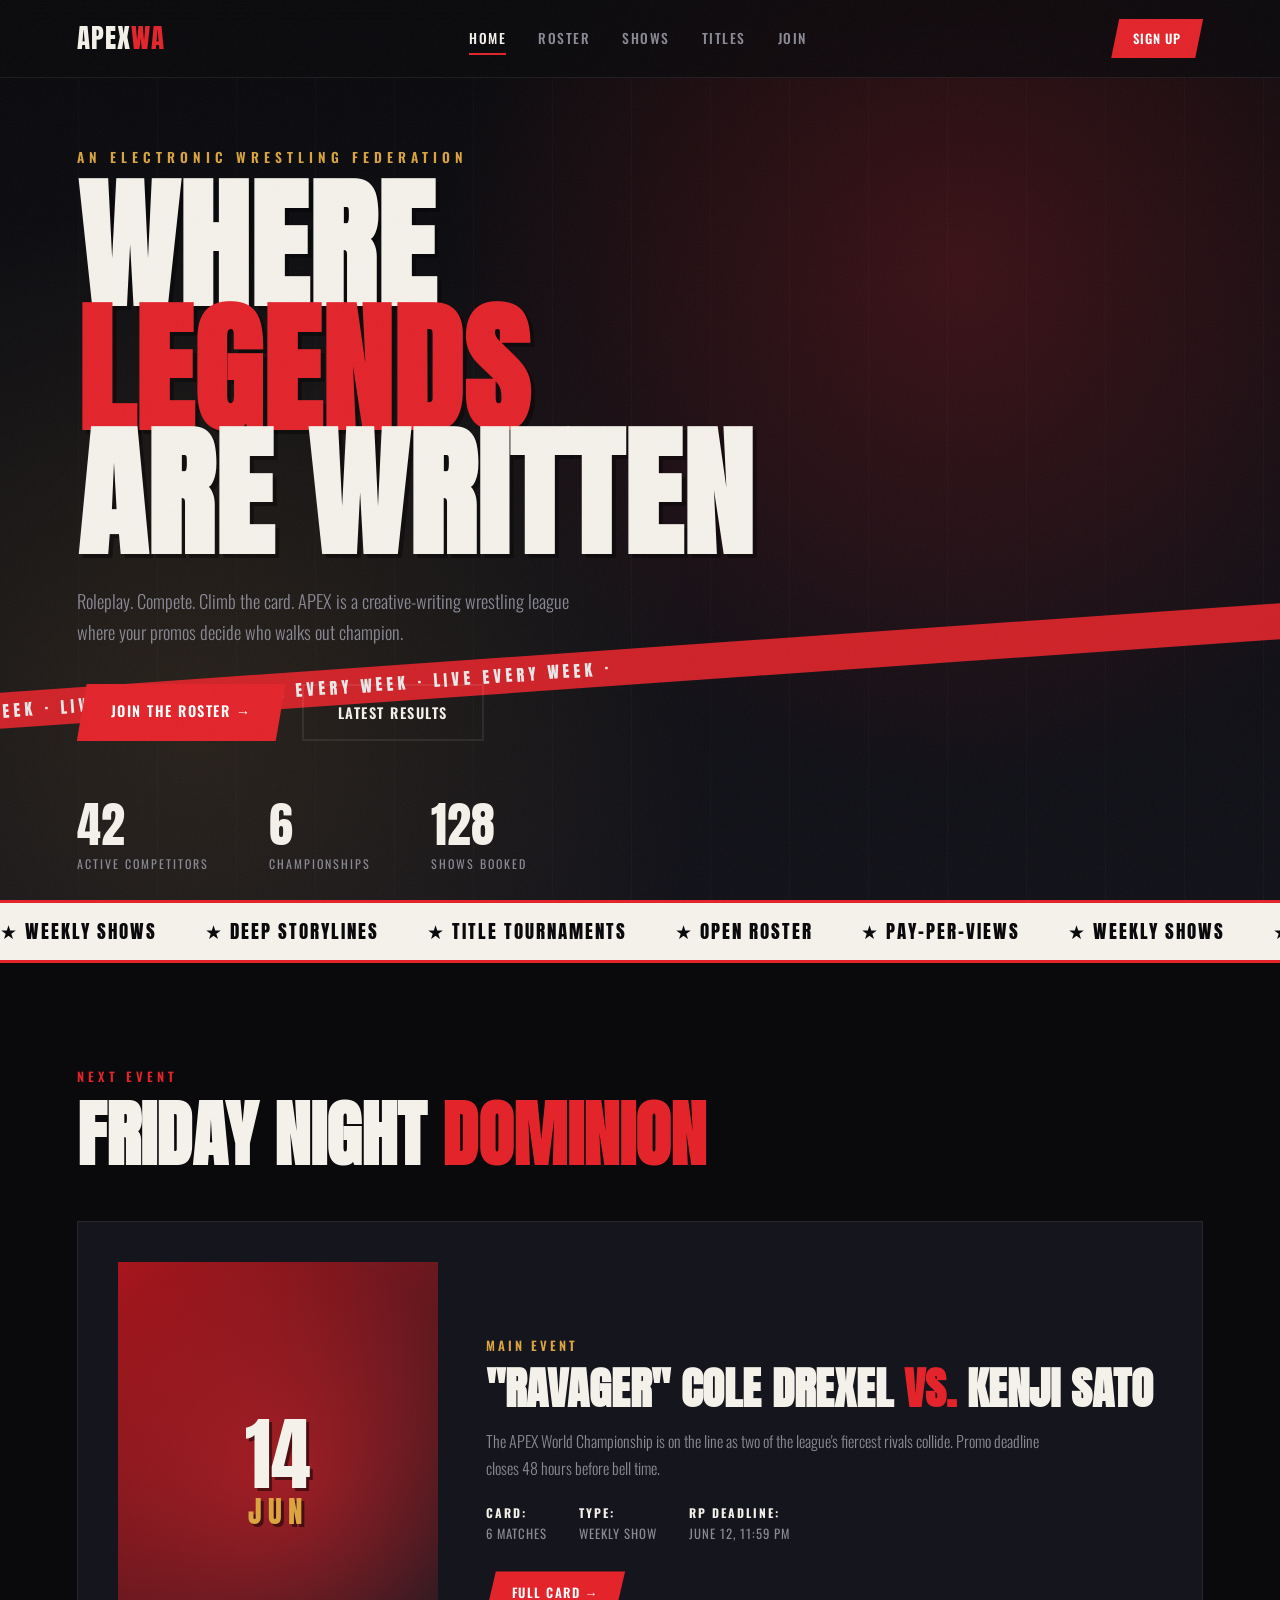
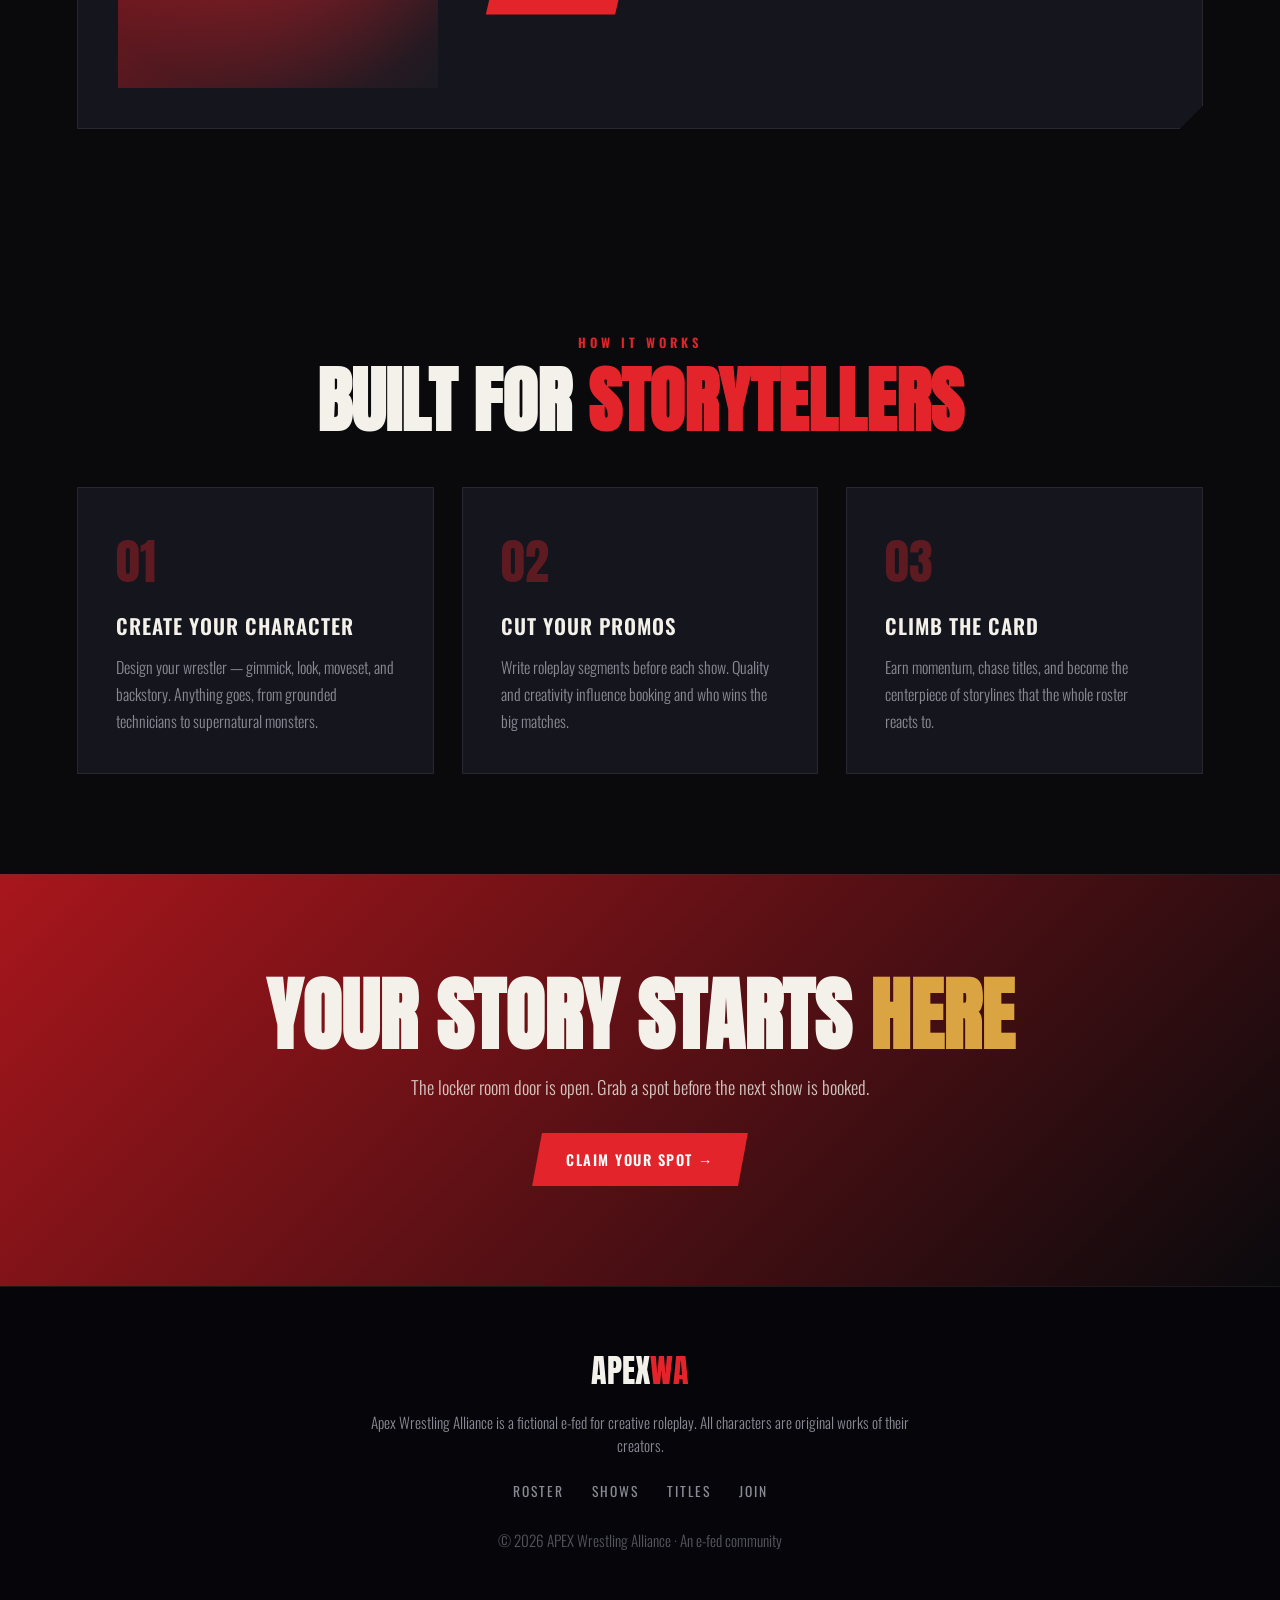
<file: index.html>
<!DOCTYPE html>
<html lang="en">
<head>
<meta charset="UTF-8">
<meta name="viewport" content="width=device-width, initial-scale=1.0">
<title>APEX WRESTLING ALLIANCE — Home</title>
<link rel="preconnect" href="https://fonts.googleapis.com">
<link rel="preconnect" href="https://fonts.gstatic.com" crossorigin>
<link href="https://fonts.googleapis.com/css2?family=Anton&family=Oswald:wght@300;400;500;600;700&family=Barlow+Condensed:wght@400;500;600&display=swap" rel="stylesheet">
<link rel="stylesheet" href="styles.css">
</head>
<body>
<div class="grain"></div>

<!-- NAV -->
<header class="nav">
  <a href="index.html" class="logo">APEX<span>WA</span></a>
  <nav class="nav-links">
    <a href="index.html" class="active">Home</a>
    <a href="roster.html">Roster</a>
    <a href="shows.html">Shows</a>
    <a href="titles.html">Titles</a>
    <a href="join.html">Join</a>
  </nav>
  <a href="join.html" class="nav-cta">Sign Up</a>
  <button class="burger" aria-label="Menu" onclick="document.querySelector('.nav-links').classList.toggle('open')">☰</button>
</header>

<!-- HERO -->
<section class="hero">
  <div class="hero-bg"></div>
  <div class="hero-stripe">LIVE EVERY WEEK · LIVE EVERY WEEK · LIVE EVERY WEEK · LIVE EVERY WEEK · </div>
  <div class="hero-inner">
    <p class="kicker">An Electronic Wrestling Federation</p>
    <h1 class="hero-title">WHERE<br><em>LEGENDS</em><br>ARE WRITTEN</h1>
    <p class="hero-sub">Roleplay. Compete. Climb the card. APEX is a creative-writing wrestling league where your promos decide who walks out champion.</p>
    <div class="hero-btns">
      <a href="join.html" class="btn btn-primary">Join the Roster →</a>
      <a href="shows.html" class="btn btn-ghost">Latest Results</a>
    </div>
  </div>
  <div class="hero-stats">
    <div class="stat"><span class="num" data-target="42">0</span><span class="lbl">Active Competitors</span></div>
    <div class="stat"><span class="num" data-target="6">0</span><span class="lbl">Championships</span></div>
    <div class="stat"><span class="num" data-target="128">0</span><span class="lbl">Shows Booked</span></div>
  </div>
</section>

<!-- MARQUEE -->
<div class="marquee">
  <div class="marquee-track">
    <span>★ WEEKLY SHOWS</span><span>★ DEEP STORYLINES</span><span>★ TITLE TOURNAMENTS</span><span>★ OPEN ROSTER</span><span>★ PAY-PER-VIEWS</span><span>★ WEEKLY SHOWS</span><span>★ DEEP STORYLINES</span><span>★ TITLE TOURNAMENTS</span><span>★ OPEN ROSTER</span><span>★ PAY-PER-VIEWS</span>
  </div>
</div>

<!-- NEXT SHOW -->
<section class="next-show">
  <div class="section-head">
    <span class="eyebrow">Next Event</span>
    <h2>FRIDAY NIGHT <span>DOMINION</span></h2>
  </div>
  <div class="show-card-feature">
    <div class="show-poster">
      <div class="poster-date"><span class="d">14</span><span class="m">JUN</span></div>
      <div class="poster-glow"></div>
    </div>
    <div class="show-info">
      <p class="show-tag">Main Event</p>
      <h3>"Ravager" Cole Drexel <em>vs.</em> Kenji Sato</h3>
      <p class="show-desc">The APEX World Championship is on the line as two of the league's fiercest rivals collide. Promo deadline closes 48 hours before bell time.</p>
      <ul class="show-meta">
        <li><strong>Card:</strong> 6 matches</li>
        <li><strong>Type:</strong> Weekly Show</li>
        <li><strong>RP Deadline:</strong> June 12, 11:59 PM</li>
      </ul>
      <a href="shows.html" class="btn btn-primary btn-sm">Full Card →</a>
    </div>
  </div>
</section>

<!-- FEATURES -->
<section class="features">
  <div class="section-head center">
    <span class="eyebrow">How It Works</span>
    <h2>BUILT FOR <span>STORYTELLERS</span></h2>
  </div>
  <div class="feature-grid">
    <div class="feature">
      <div class="f-num">01</div>
      <h3>Create Your Character</h3>
      <p>Design your wrestler — gimmick, look, moveset, and backstory. Anything goes, from grounded technicians to supernatural monsters.</p>
    </div>
    <div class="feature">
      <div class="f-num">02</div>
      <h3>Cut Your Promos</h3>
      <p>Write roleplay segments before each show. Quality and creativity influence booking and who wins the big matches.</p>
    </div>
    <div class="feature">
      <div class="f-num">03</div>
      <h3>Climb the Card</h3>
      <p>Earn momentum, chase titles, and become the centerpiece of storylines that the whole roster reacts to.</p>
    </div>
  </div>
</section>

<!-- CTA -->
<section class="cta">
  <div class="cta-inner">
    <h2>YOUR STORY STARTS <span>HERE</span></h2>
    <p>The locker room door is open. Grab a spot before the next show is booked.</p>
    <a href="join.html" class="btn btn-primary">Claim Your Spot →</a>
  </div>
</section>

<footer class="footer">
  <div class="footer-logo">APEX<span>WA</span></div>
  <p>Apex Wrestling Alliance is a fictional e-fed for creative roleplay. All characters are original works of their creators.</p>
  <div class="footer-links">
    <a href="roster.html">Roster</a><a href="shows.html">Shows</a><a href="titles.html">Titles</a><a href="join.html">Join</a>
  </div>
  <p class="copyright">© 2026 APEX Wrestling Alliance · An e-fed community</p>
</footer>

<script src="script.js"></script>
</body>
</html>
</file>
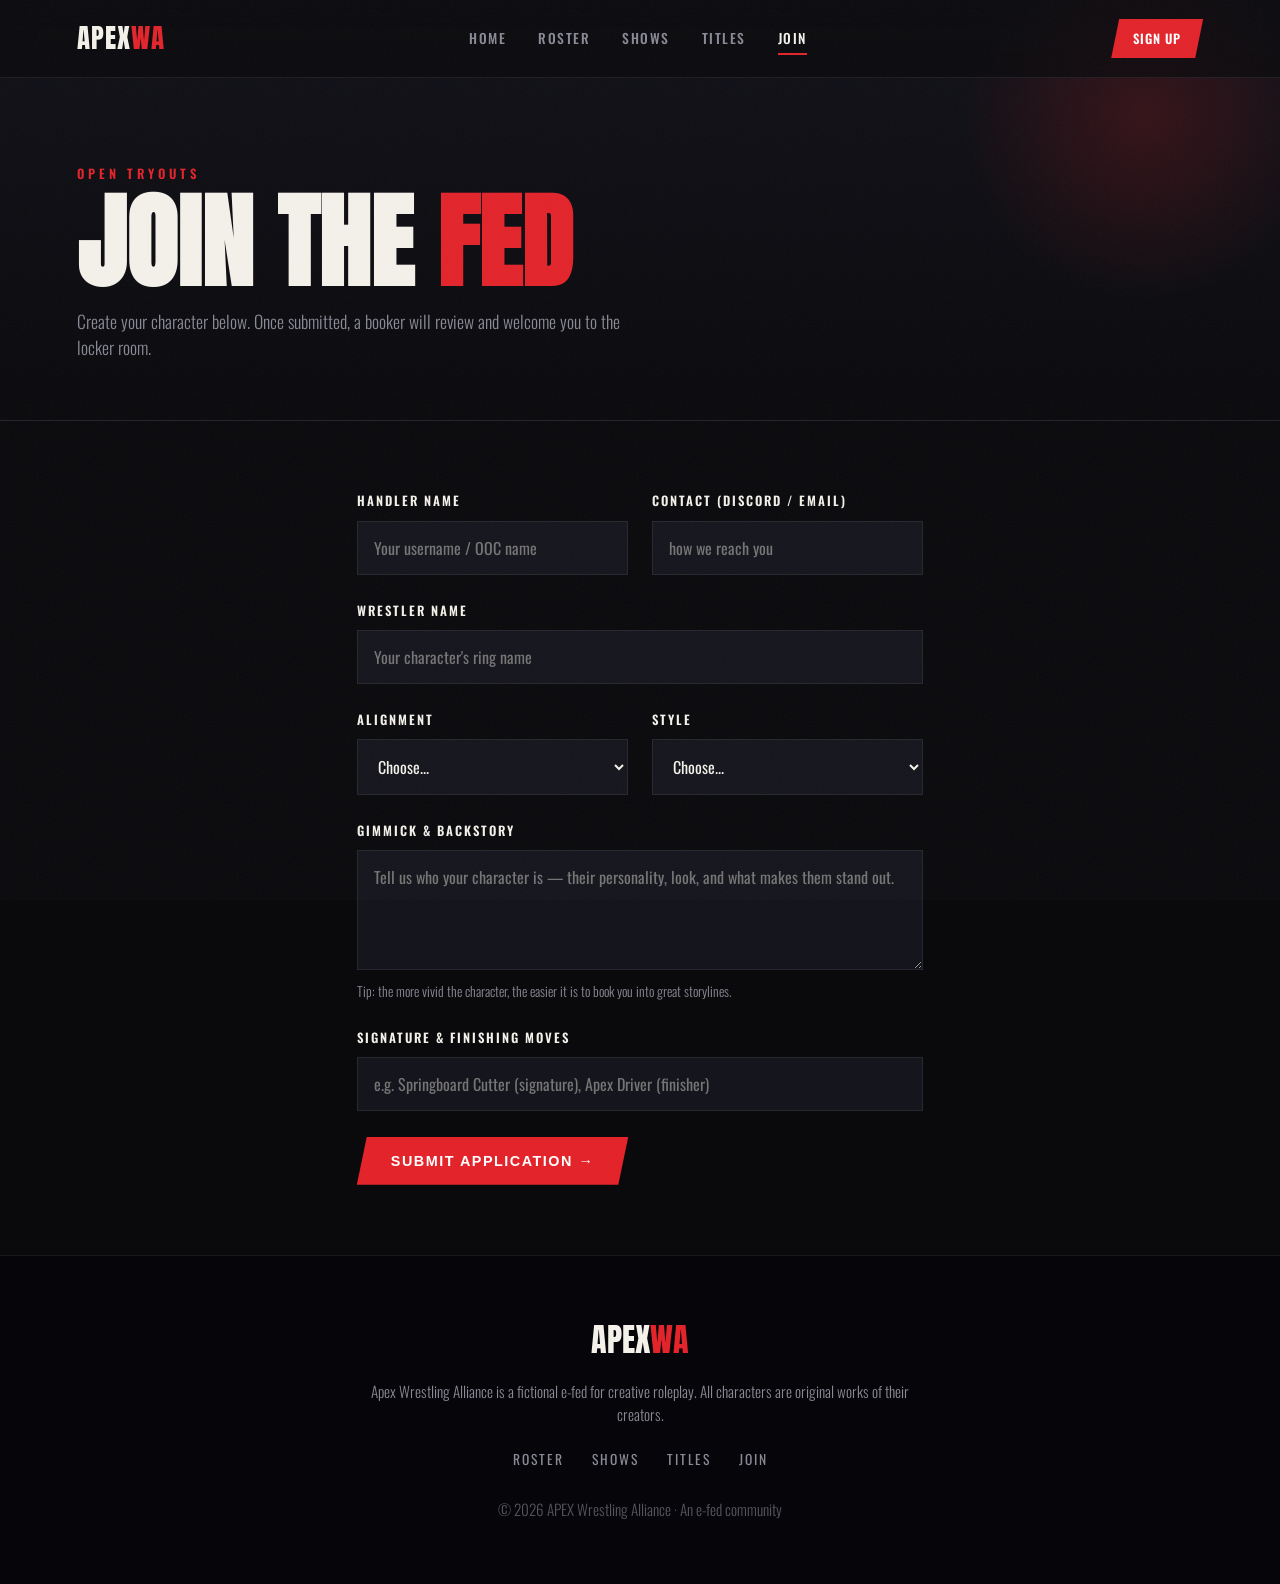
<file: join.html>
<!DOCTYPE html>
<html lang="en">
<head>
<meta charset="UTF-8">
<meta name="viewport" content="width=device-width, initial-scale=1.0">
<title>APEX WA — Join</title>
<link rel="preconnect" href="https://fonts.googleapis.com">
<link rel="preconnect" href="https://fonts.gstatic.com" crossorigin>
<link href="https://fonts.googleapis.com/css2?family=Anton&family=Oswald:wght@300;400;500;600;700&display=swap" rel="stylesheet">
<link rel="stylesheet" href="styles.css">
</head>
<body>
<div class="grain"></div>
<header class="nav">
  <a href="index.html" class="logo">APEX<span>WA</span></a>
  <nav class="nav-links">
    <a href="index.html">Home</a>
    <a href="roster.html">Roster</a>
    <a href="shows.html">Shows</a>
    <a href="titles.html">Titles</a>
    <a href="join.html" class="active">Join</a>
  </nav>
  <a href="join.html" class="nav-cta">Sign Up</a>
  <button class="burger" aria-label="Menu" onclick="document.querySelector('.nav-links').classList.toggle('open')">☰</button>
</header>

<section class="page-header">
  <span class="eyebrow">Open Tryouts</span>
  <h1>JOIN THE <span>FED</span></h1>
  <p>Create your character below. Once submitted, a booker will review and welcome you to the locker room.</p>
</section>

<div class="join-wrap">
  <form id="joinForm" onsubmit="return handleJoin(event)">
    <div class="form-row">
      <div class="form-group">
        <label>Handler Name</label>
        <input type="text" name="handler" placeholder="Your username / OOC name" required>
      </div>
      <div class="form-group">
        <label>Contact (Discord / Email)</label>
        <input type="text" name="contact" placeholder="how we reach you" required>
      </div>
    </div>

    <div class="form-group">
      <label>Wrestler Name</label>
      <input type="text" name="wrestler" placeholder="Your character's ring name" required>
    </div>

    <div class="form-row">
      <div class="form-group">
        <label>Alignment</label>
        <select name="alignment" required>
          <option value="">Choose...</option>
          <option>Face (Hero)</option>
          <option>Heel (Villain)</option>
          <option>Tweener (In Between)</option>
        </select>
      </div>
      <div class="form-group">
        <label>Style</label>
        <select name="style" required>
          <option value="">Choose...</option>
          <option>High-Flyer</option>
          <option>Powerhouse</option>
          <option>Technician</option>
          <option>Brawler</option>
          <option>All-Rounder</option>
        </select>
      </div>
    </div>

    <div class="form-group">
      <label>Gimmick & Backstory</label>
      <textarea name="bio" placeholder="Tell us who your character is — their personality, look, and what makes them stand out." required></textarea>
      <p class="form-note">Tip: the more vivid the character, the easier it is to book you into great storylines.</p>
    </div>

    <div class="form-group">
      <label>Signature & Finishing Moves</label>
      <input type="text" name="moves" placeholder="e.g. Springboard Cutter (signature), Apex Driver (finisher)">
    </div>

    <button type="submit" class="btn btn-primary">Submit Application →</button>
    <div class="form-success" id="success">★ Application received! A booker will be in touch soon. ★</div>
  </form>
</div>

<footer class="footer">
  <div class="footer-logo">APEX<span>WA</span></div>
  <p>Apex Wrestling Alliance is a fictional e-fed for creative roleplay. All characters are original works of their creators.</p>
  <div class="footer-links"><a href="roster.html">Roster</a><a href="shows.html">Shows</a><a href="titles.html">Titles</a><a href="join.html">Join</a></div>
  <p class="copyright">© 2026 APEX Wrestling Alliance · An e-fed community</p>
</footer>
<script src="script.js"></script>
</body>
</html>
</file>
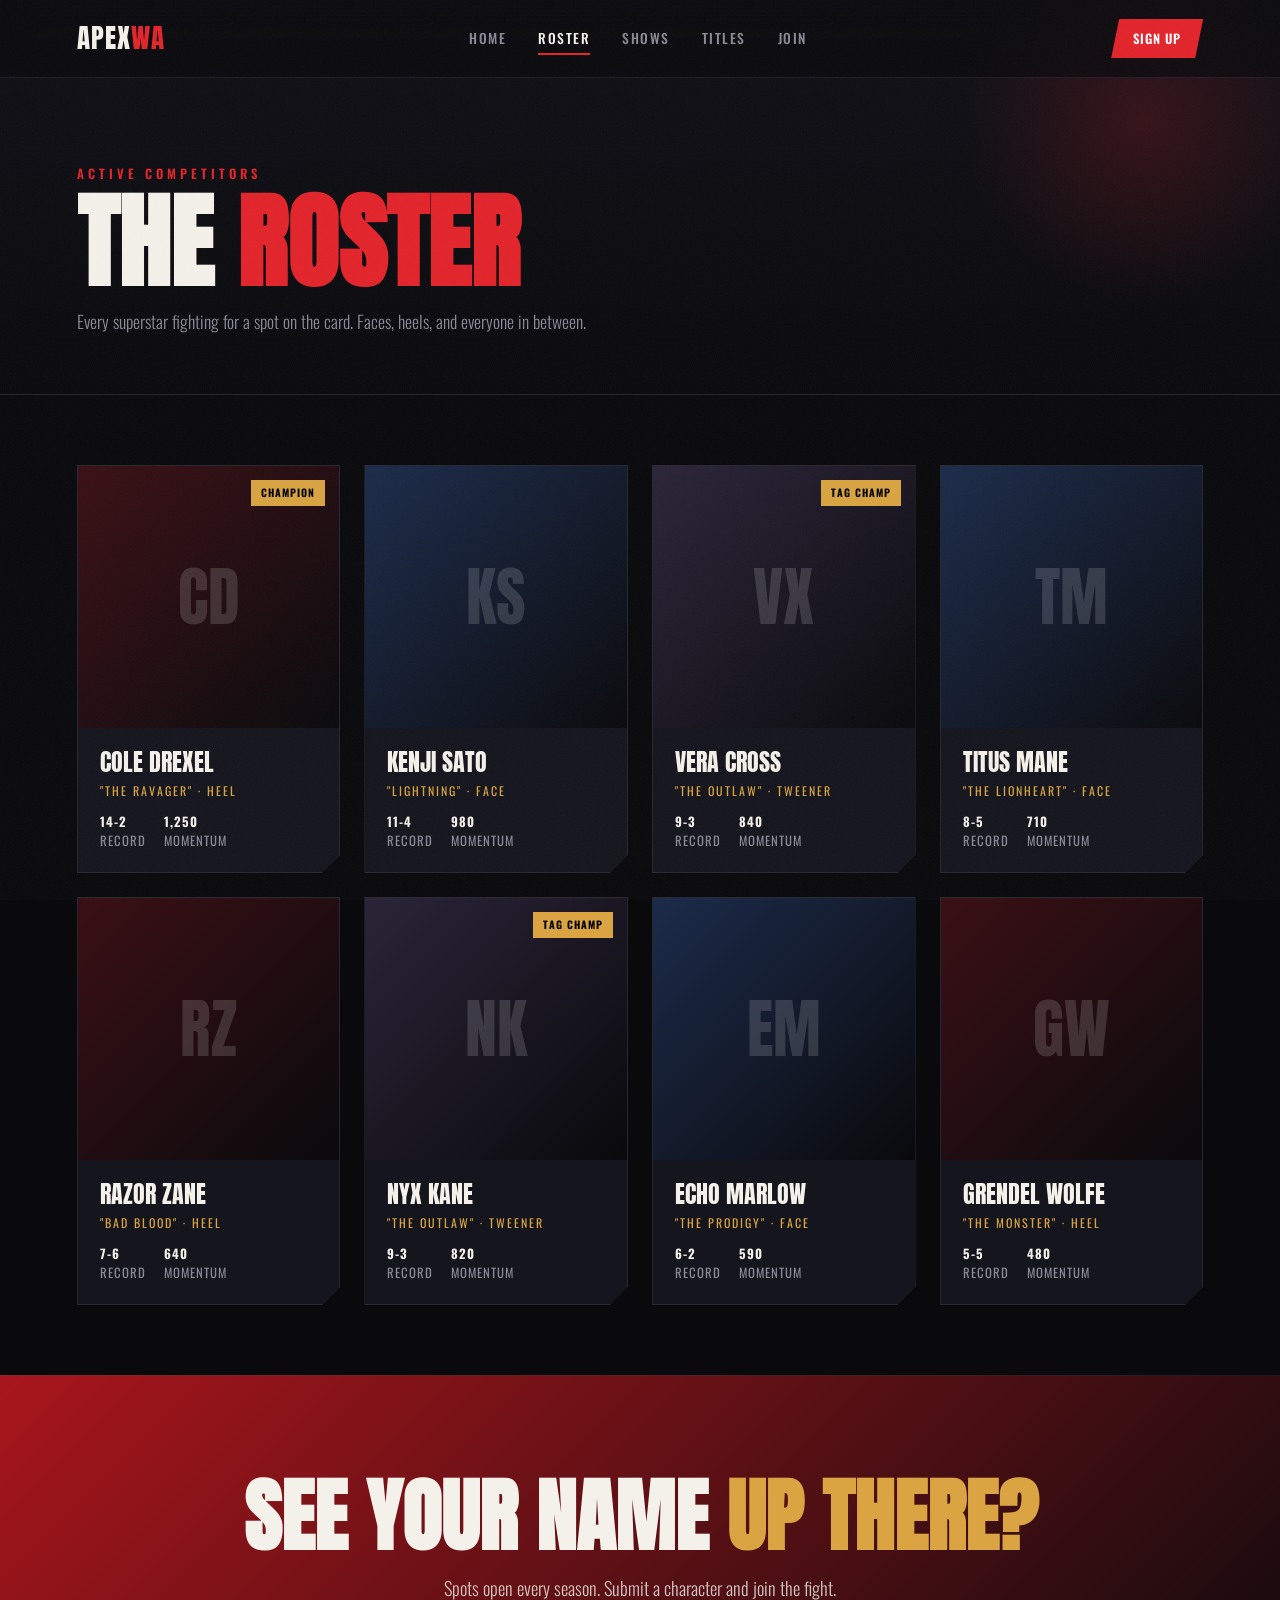
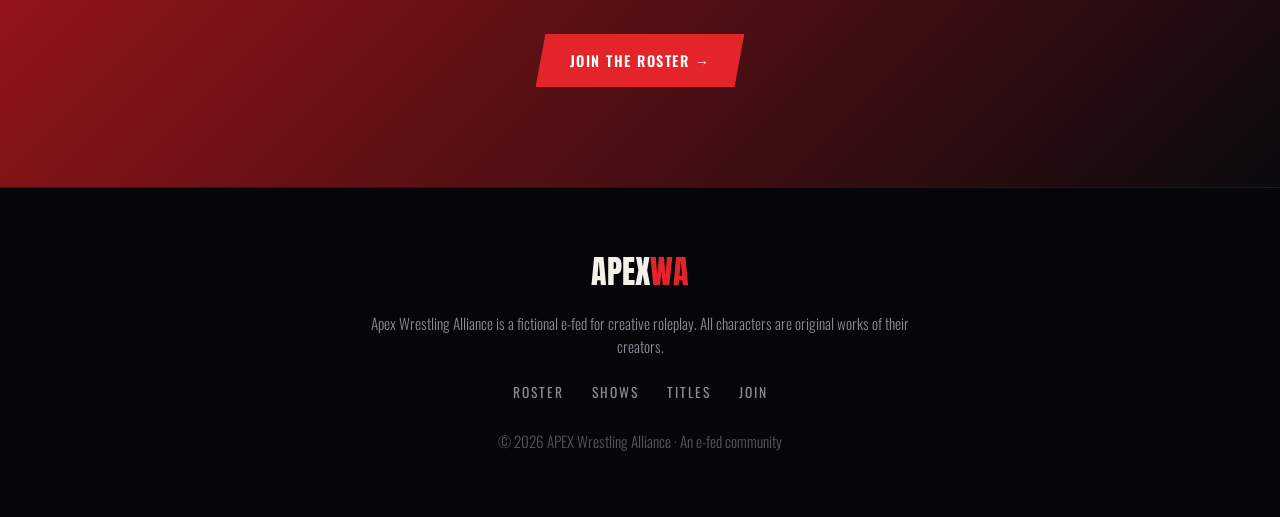
<file: roster.html>
<!DOCTYPE html>
<html lang="en">
<head>
<meta charset="UTF-8">
<meta name="viewport" content="width=device-width, initial-scale=1.0">
<title>APEX WA — Roster</title>
<link rel="preconnect" href="https://fonts.googleapis.com">
<link rel="preconnect" href="https://fonts.gstatic.com" crossorigin>
<link href="https://fonts.googleapis.com/css2?family=Anton&family=Oswald:wght@300;400;500;600;700&display=swap" rel="stylesheet">
<link rel="stylesheet" href="styles.css">
</head>
<body>
<div class="grain"></div>
<header class="nav">
  <a href="index.html" class="logo">APEX<span>WA</span></a>
  <nav class="nav-links">
    <a href="index.html">Home</a>
    <a href="roster.html" class="active">Roster</a>
    <a href="shows.html">Shows</a>
    <a href="titles.html">Titles</a>
    <a href="join.html">Join</a>
  </nav>
  <a href="join.html" class="nav-cta">Sign Up</a>
  <button class="burger" aria-label="Menu" onclick="document.querySelector('.nav-links').classList.toggle('open')">☰</button>
</header>

<section class="page-header">
  <span class="eyebrow">Active Competitors</span>
  <h1>THE <span>ROSTER</span></h1>
  <p>Every superstar fighting for a spot on the card. Faces, heels, and everyone in between.</p>
</section>

<div class="roster-grid">
  <div class="wrestler">
    <span class="w-badge">Champion</span>
    <div class="w-img w-heel">CD</div>
    <div class="w-body">
      <div class="w-name">Cole Drexel</div>
      <div class="w-tag">"The Ravager" · Heel</div>
      <div class="w-stats"><span><b>14-2</b>Record</span><span><b>1,250</b>Momentum</span></div>
    </div>
  </div>
  <div class="wrestler">
    <div class="w-img w-face">KS</div>
    <div class="w-body">
      <div class="w-name">Kenji Sato</div>
      <div class="w-tag">"Lightning" · Face</div>
      <div class="w-stats"><span><b>11-4</b>Record</span><span><b>980</b>Momentum</span></div>
    </div>
  </div>
  <div class="wrestler">
    <span class="w-badge">Tag Champ</span>
    <div class="w-img w-tweener">VX</div>
    <div class="w-body">
      <div class="w-name">Vera Cross</div>
      <div class="w-tag">"The Outlaw" · Tweener</div>
      <div class="w-stats"><span><b>9-3</b>Record</span><span><b>840</b>Momentum</span></div>
    </div>
  </div>
  <div class="wrestler">
    <div class="w-img w-face">TM</div>
    <div class="w-body">
      <div class="w-name">Titus Mane</div>
      <div class="w-tag">"The Lionheart" · Face</div>
      <div class="w-stats"><span><b>8-5</b>Record</span><span><b>710</b>Momentum</span></div>
    </div>
  </div>
  <div class="wrestler">
    <div class="w-img w-heel">RZ</div>
    <div class="w-body">
      <div class="w-name">Razor Zane</div>
      <div class="w-tag">"Bad Blood" · Heel</div>
      <div class="w-stats"><span><b>7-6</b>Record</span><span><b>640</b>Momentum</span></div>
    </div>
  </div>
  <div class="wrestler">
    <span class="w-badge">Tag Champ</span>
    <div class="w-img w-tweener">NK</div>
    <div class="w-body">
      <div class="w-name">Nyx Kane</div>
      <div class="w-tag">"The Outlaw" · Tweener</div>
      <div class="w-stats"><span><b>9-3</b>Record</span><span><b>820</b>Momentum</span></div>
    </div>
  </div>
  <div class="wrestler">
    <div class="w-img w-face">EM</div>
    <div class="w-body">
      <div class="w-name">Echo Marlow</div>
      <div class="w-tag">"The Prodigy" · Face</div>
      <div class="w-stats"><span><b>6-2</b>Record</span><span><b>590</b>Momentum</span></div>
    </div>
  </div>
  <div class="wrestler">
    <div class="w-img w-heel">GW</div>
    <div class="w-body">
      <div class="w-name">Grendel Wolfe</div>
      <div class="w-tag">"The Monster" · Heel</div>
      <div class="w-stats"><span><b>5-5</b>Record</span><span><b>480</b>Momentum</span></div>
    </div>
  </div>
</div>

<section class="cta">
  <div class="cta-inner">
    <h2>SEE YOUR NAME <span>UP THERE?</span></h2>
    <p>Spots open every season. Submit a character and join the fight.</p>
    <a href="join.html" class="btn btn-primary">Join the Roster →</a>
  </div>
</section>

<footer class="footer">
  <div class="footer-logo">APEX<span>WA</span></div>
  <p>Apex Wrestling Alliance is a fictional e-fed for creative roleplay. All characters are original works of their creators.</p>
  <div class="footer-links"><a href="roster.html">Roster</a><a href="shows.html">Shows</a><a href="titles.html">Titles</a><a href="join.html">Join</a></div>
  <p class="copyright">© 2026 APEX Wrestling Alliance · An e-fed community</p>
</footer>
<script src="script.js"></script>
</body>
</html>
</file>
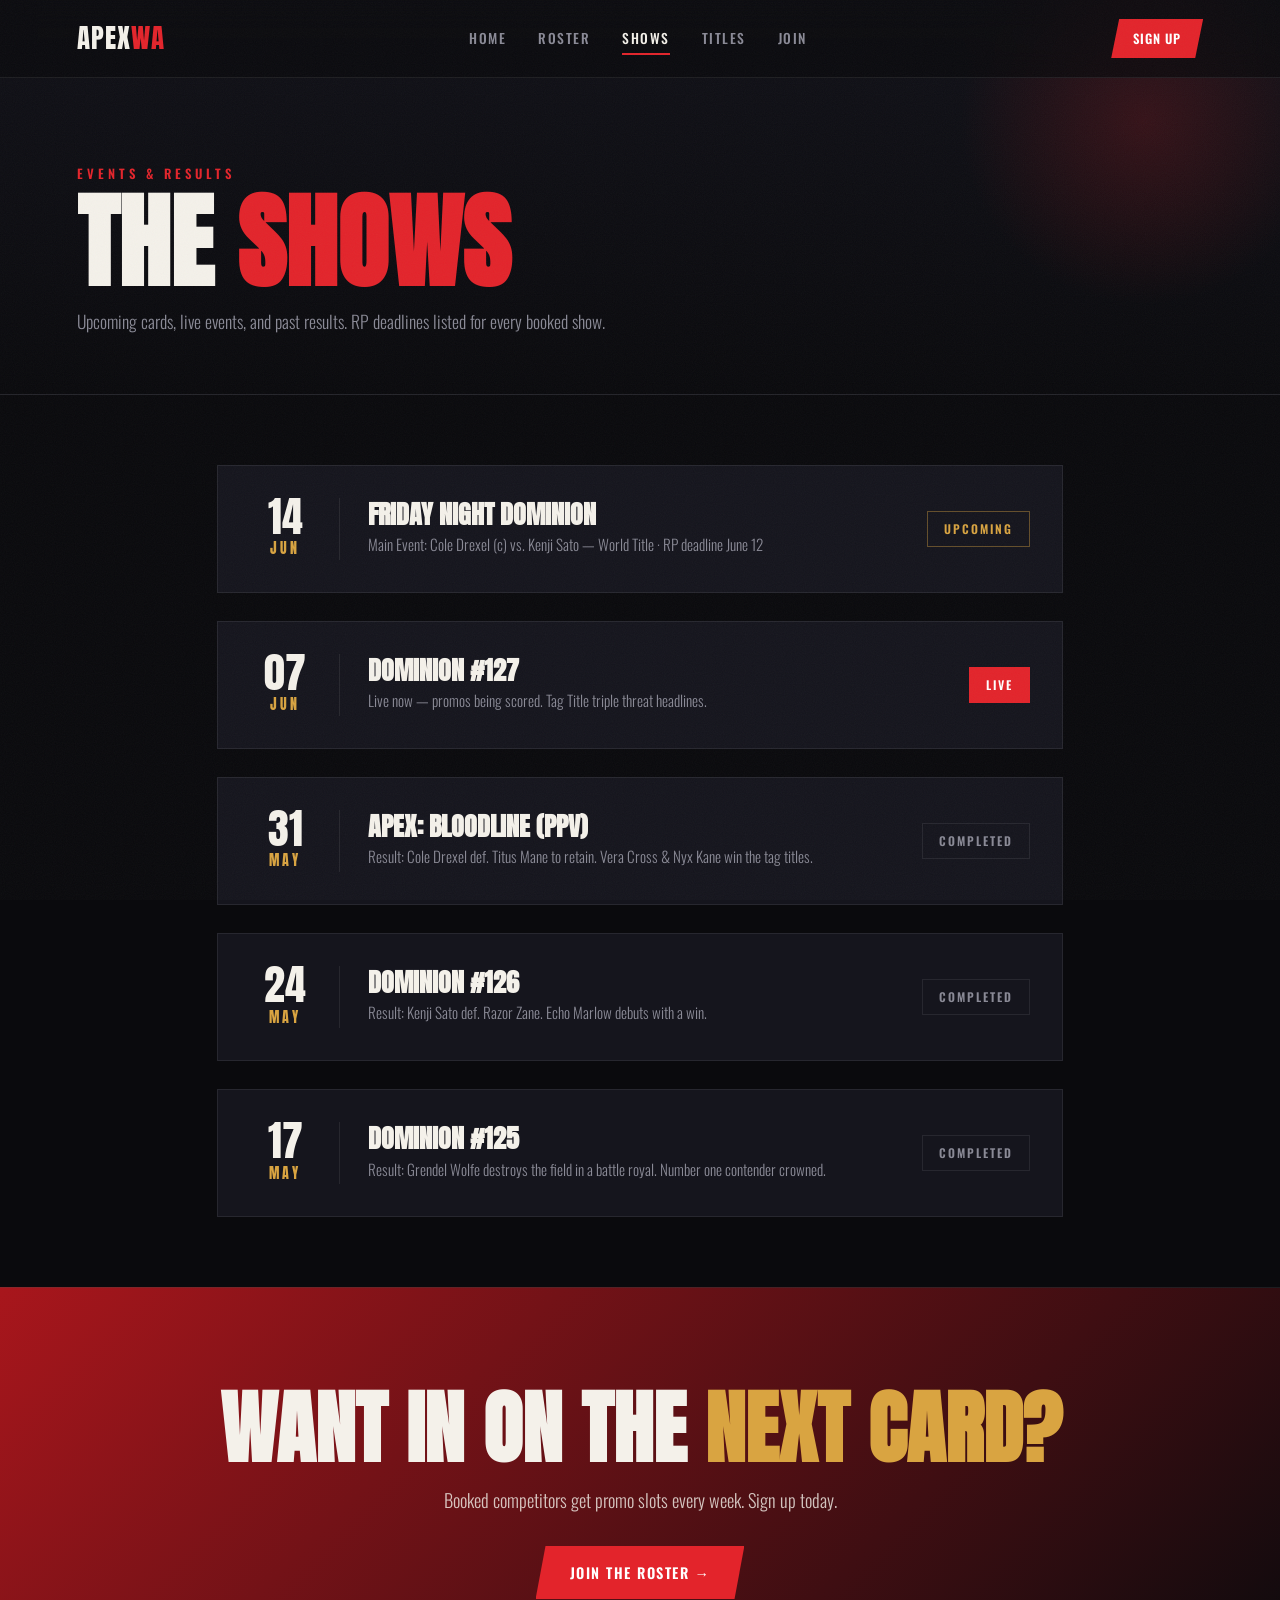
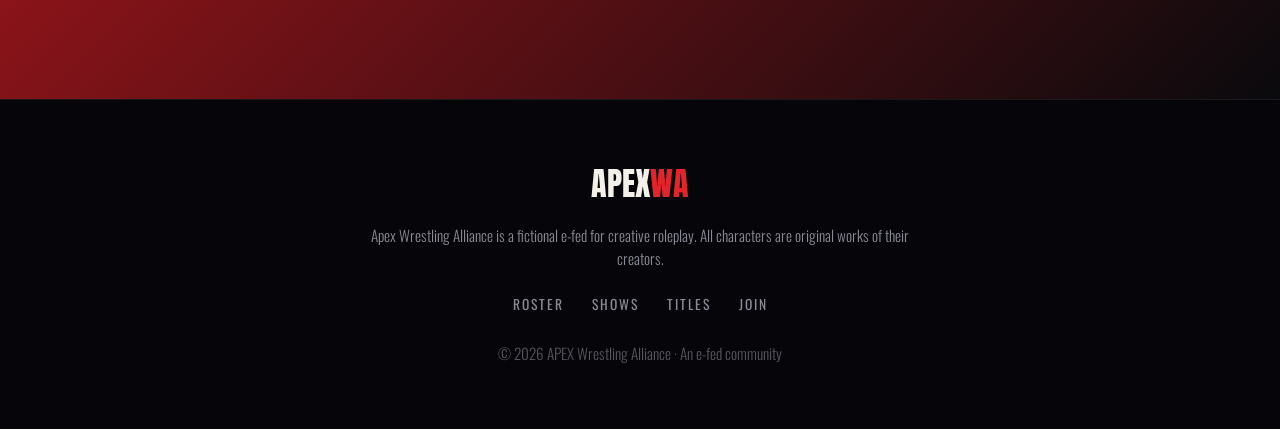
<file: shows.html>
<!DOCTYPE html>
<html lang="en">
<head>
<meta charset="UTF-8">
<meta name="viewport" content="width=device-width, initial-scale=1.0">
<title>APEX WA — Shows</title>
<link rel="preconnect" href="https://fonts.googleapis.com">
<link rel="preconnect" href="https://fonts.gstatic.com" crossorigin>
<link href="https://fonts.googleapis.com/css2?family=Anton&family=Oswald:wght@300;400;500;600;700&display=swap" rel="stylesheet">
<link rel="stylesheet" href="styles.css">
</head>
<body>
<div class="grain"></div>
<header class="nav">
  <a href="index.html" class="logo">APEX<span>WA</span></a>
  <nav class="nav-links">
    <a href="index.html">Home</a>
    <a href="roster.html">Roster</a>
    <a href="shows.html" class="active">Shows</a>
    <a href="titles.html">Titles</a>
    <a href="join.html">Join</a>
  </nav>
  <a href="join.html" class="nav-cta">Sign Up</a>
  <button class="burger" aria-label="Menu" onclick="document.querySelector('.nav-links').classList.toggle('open')">☰</button>
</header>

<section class="page-header">
  <span class="eyebrow">Events & Results</span>
  <h1>THE <span>SHOWS</span></h1>
  <p>Upcoming cards, live events, and past results. RP deadlines listed for every booked show.</p>
</section>

<div class="shows-wrap">
  <div class="show-row">
    <div class="sr-date"><span class="d">14</span><span class="m">JUN</span></div>
    <div class="sr-info">
      <h3>Friday Night Dominion</h3>
      <p>Main Event: Cole Drexel (c) vs. Kenji Sato — World Title · RP deadline June 12</p>
    </div>
    <span class="sr-status st-upcoming">Upcoming</span>
  </div>
  <div class="show-row">
    <div class="sr-date"><span class="d">07</span><span class="m">JUN</span></div>
    <div class="sr-info">
      <h3>Dominion #127</h3>
      <p>Live now — promos being scored. Tag Title triple threat headlines.</p>
    </div>
    <span class="sr-status st-live">Live</span>
  </div>
  <div class="show-row">
    <div class="sr-date"><span class="d">31</span><span class="m">MAY</span></div>
    <div class="sr-info">
      <h3>APEX: BLOODLINE (PPV)</h3>
      <p>Result: Cole Drexel def. Titus Mane to retain. Vera Cross & Nyx Kane win the tag titles.</p>
    </div>
    <span class="sr-status st-done">Completed</span>
  </div>
  <div class="show-row">
    <div class="sr-date"><span class="d">24</span><span class="m">MAY</span></div>
    <div class="sr-info">
      <h3>Dominion #126</h3>
      <p>Result: Kenji Sato def. Razor Zane. Echo Marlow debuts with a win.</p>
    </div>
    <span class="sr-status st-done">Completed</span>
  </div>
  <div class="show-row">
    <div class="sr-date"><span class="d">17</span><span class="m">MAY</span></div>
    <div class="sr-info">
      <h3>Dominion #125</h3>
      <p>Result: Grendel Wolfe destroys the field in a battle royal. Number one contender crowned.</p>
    </div>
    <span class="sr-status st-done">Completed</span>
  </div>
</div>

<section class="cta">
  <div class="cta-inner">
    <h2>WANT IN ON THE <span>NEXT CARD?</span></h2>
    <p>Booked competitors get promo slots every week. Sign up today.</p>
    <a href="join.html" class="btn btn-primary">Join the Roster →</a>
  </div>
</section>

<footer class="footer">
  <div class="footer-logo">APEX<span>WA</span></div>
  <p>Apex Wrestling Alliance is a fictional e-fed for creative roleplay. All characters are original works of their creators.</p>
  <div class="footer-links"><a href="roster.html">Roster</a><a href="shows.html">Shows</a><a href="titles.html">Titles</a><a href="join.html">Join</a></div>
  <p class="copyright">© 2026 APEX Wrestling Alliance · An e-fed community</p>
</footer>
<script src="script.js"></script>
</body>
</html>
</file>
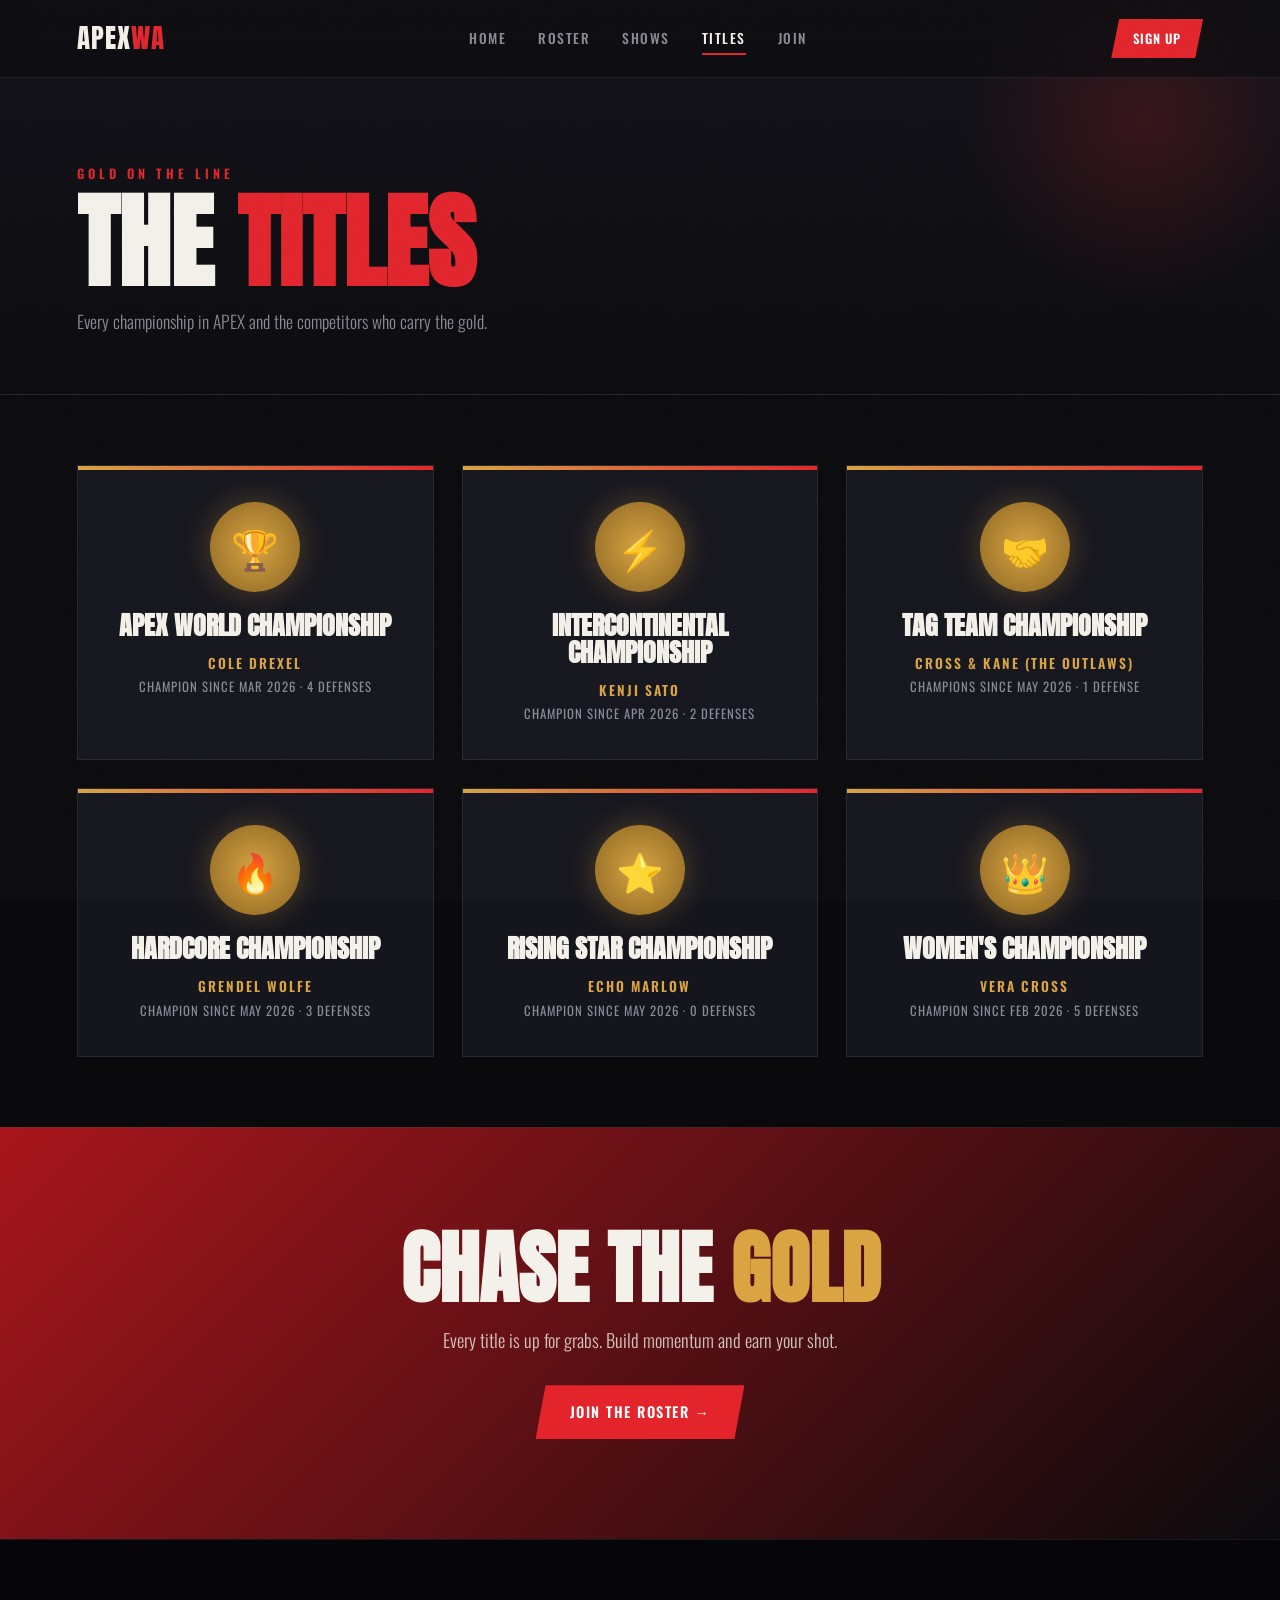
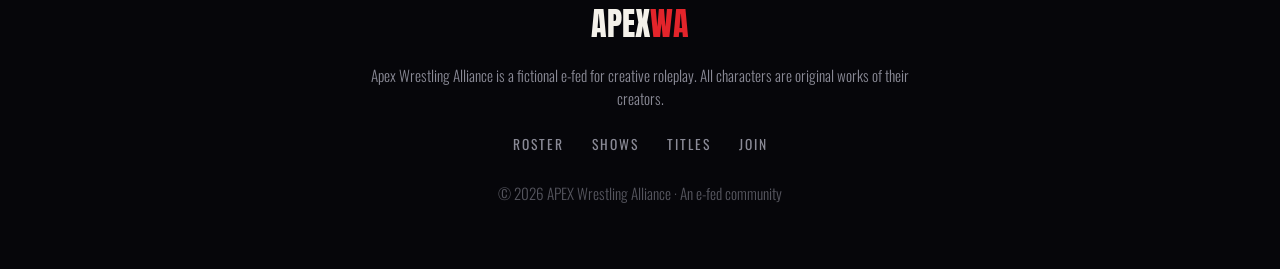
<file: titles.html>
<!DOCTYPE html>
<html lang="en">
<head>
<meta charset="UTF-8">
<meta name="viewport" content="width=device-width, initial-scale=1.0">
<title>APEX WA — Championships</title>
<link rel="preconnect" href="https://fonts.googleapis.com">
<link rel="preconnect" href="https://fonts.gstatic.com" crossorigin>
<link href="https://fonts.googleapis.com/css2?family=Anton&family=Oswald:wght@300;400;500;600;700&display=swap" rel="stylesheet">
<link rel="stylesheet" href="styles.css">
</head>
<body>
<div class="grain"></div>
<header class="nav">
  <a href="index.html" class="logo">APEX<span>WA</span></a>
  <nav class="nav-links">
    <a href="index.html">Home</a>
    <a href="roster.html">Roster</a>
    <a href="shows.html">Shows</a>
    <a href="titles.html" class="active">Titles</a>
    <a href="join.html">Join</a>
  </nav>
  <a href="join.html" class="nav-cta">Sign Up</a>
  <button class="burger" aria-label="Menu" onclick="document.querySelector('.nav-links').classList.toggle('open')">☰</button>
</header>

<section class="page-header">
  <span class="eyebrow">Gold On The Line</span>
  <h1>THE <span>TITLES</span></h1>
  <p>Every championship in APEX and the competitors who carry the gold.</p>
</section>

<div class="titles-grid">
  <div class="title-card">
    <div class="belt">🏆</div>
    <h3>APEX World Championship</h3>
    <div class="title-champ">Cole Drexel</div>
    <div class="title-since">Champion since Mar 2026 · 4 defenses</div>
  </div>
  <div class="title-card">
    <div class="belt">⚡</div>
    <h3>Intercontinental Championship</h3>
    <div class="title-champ">Kenji Sato</div>
    <div class="title-since">Champion since Apr 2026 · 2 defenses</div>
  </div>
  <div class="title-card">
    <div class="belt">🤝</div>
    <h3>Tag Team Championship</h3>
    <div class="title-champ">Cross & Kane (The Outlaws)</div>
    <div class="title-since">Champions since May 2026 · 1 defense</div>
  </div>
  <div class="title-card">
    <div class="belt">🔥</div>
    <h3>Hardcore Championship</h3>
    <div class="title-champ">Grendel Wolfe</div>
    <div class="title-since">Champion since May 2026 · 3 defenses</div>
  </div>
  <div class="title-card">
    <div class="belt">⭐</div>
    <h3>Rising Star Championship</h3>
    <div class="title-champ">Echo Marlow</div>
    <div class="title-since">Champion since May 2026 · 0 defenses</div>
  </div>
  <div class="title-card">
    <div class="belt">👑</div>
    <h3>Women's Championship</h3>
    <div class="title-champ">Vera Cross</div>
    <div class="title-since">Champion since Feb 2026 · 5 defenses</div>
  </div>
</div>

<section class="cta">
  <div class="cta-inner">
    <h2>CHASE THE <span>GOLD</span></h2>
    <p>Every title is up for grabs. Build momentum and earn your shot.</p>
    <a href="join.html" class="btn btn-primary">Join the Roster →</a>
  </div>
</section>

<footer class="footer">
  <div class="footer-logo">APEX<span>WA</span></div>
  <p>Apex Wrestling Alliance is a fictional e-fed for creative roleplay. All characters are original works of their creators.</p>
  <div class="footer-links"><a href="roster.html">Roster</a><a href="shows.html">Shows</a><a href="titles.html">Titles</a><a href="join.html">Join</a></div>
  <p class="copyright">© 2026 APEX Wrestling Alliance · An e-fed community</p>
</footer>
<script src="script.js"></script>
</body>
</html>
</file>
<file: styles.css>
:root{
  --bg:#0a0a0d;
  --bg2:#111118;
  --ink:#f4f1ea;
  --muted:#8a8a96;
  --red:#e3242b;
  --red-dk:#a8161c;
  --gold:#d9a441;
  --line:rgba(255,255,255,.08);
  --card:#15151d;
}
*{margin:0;padding:0;box-sizing:border-box}
html{scroll-behavior:smooth}
body{
  background:var(--bg);
  color:var(--ink);
  font-family:'Oswald',sans-serif;
  overflow-x:hidden;
  line-height:1.5;
}
a{color:inherit;text-decoration:none}
em{font-style:normal;color:var(--red)}

/* grain texture */
.grain{
  position:fixed;inset:0;z-index:9999;pointer-events:none;opacity:.04;
  background-image:url("data:image/svg+xml,%3Csvg xmlns='http://www.w3.org/2000/svg' width='200' height='200'%3E%3Cfilter id='n'%3E%3CfeTurbulence type='fractalNoise' baseFrequency='.9' numOctaves='4'/%3E%3C/filter%3E%3Crect width='100%25' height='100%25' filter='url(%23n)'/%3E%3C/svg%3E");
}

/* NAV */
.nav{
  position:fixed;top:0;left:0;right:0;z-index:100;
  display:flex;align-items:center;justify-content:space-between;
  padding:18px 6vw;
  background:rgba(10,10,13,.7);backdrop-filter:blur(14px);
  border-bottom:1px solid var(--line);
}
.logo{font-family:'Anton',sans-serif;font-size:1.7rem;letter-spacing:1px}
.logo span{color:var(--red)}
.nav-links{display:flex;gap:32px;text-transform:uppercase;font-weight:500;letter-spacing:1.5px;font-size:.85rem}
.nav-links a{color:var(--muted);transition:color .2s;position:relative;padding:4px 0}
.nav-links a:hover,.nav-links a.active{color:var(--ink)}
.nav-links a.active::after{content:"";position:absolute;left:0;bottom:-2px;width:100%;height:2px;background:var(--red)}
.nav-cta{
  background:var(--red);color:#fff;padding:10px 22px;font-weight:600;
  text-transform:uppercase;letter-spacing:1px;font-size:.8rem;
  clip-path:polygon(8px 0,100% 0,calc(100% - 8px) 100%,0 100%);
  transition:background .2s;
}
.nav-cta:hover{background:var(--red-dk)}
.burger{display:none;background:none;border:none;color:var(--ink);font-size:1.5rem;cursor:pointer}

/* HERO */
.hero{position:relative;min-height:100vh;display:flex;flex-direction:column;justify-content:center;padding:120px 6vw 0;overflow:hidden}
.hero-bg{
  position:absolute;inset:0;z-index:0;
  background:
    radial-gradient(circle at 75% 30%,rgba(227,36,43,.22),transparent 45%),
    radial-gradient(circle at 15% 80%,rgba(217,164,65,.12),transparent 40%),
    linear-gradient(180deg,var(--bg),var(--bg2));
}
.hero-bg::after{
  content:"";position:absolute;inset:0;
  background-image:repeating-linear-gradient(90deg,transparent,transparent 78px,rgba(255,255,255,.02) 78px,rgba(255,255,255,.02) 79px);
}
.hero-stripe{
  position:absolute;top:72%;left:-10%;width:120%;
  transform:rotate(-4deg);
  background:var(--red);color:#fff;
  font-family:'Anton',sans-serif;font-size:1rem;letter-spacing:4px;
  padding:6px 0;white-space:nowrap;opacity:.9;z-index:1;
  overflow:hidden;
}
.hero-inner{position:relative;z-index:2;max-width:820px}
.kicker{text-transform:uppercase;letter-spacing:5px;color:var(--gold);font-weight:600;font-size:.85rem;margin-bottom:18px}
.hero-title{
  font-family:'Anton',sans-serif;
  font-size:clamp(3.5rem,11vw,9rem);
  line-height:.88;letter-spacing:1px;text-transform:uppercase;
  text-shadow:4px 4px 0 rgba(0,0,0,.4);
}
.hero-title em{display:inline-block}
.hero-sub{max-width:520px;margin:28px 0 36px;color:var(--muted);font-size:1.15rem;font-weight:300;line-height:1.7}
.hero-btns{display:flex;gap:16px;flex-wrap:wrap}
.btn{
  display:inline-block;text-transform:uppercase;letter-spacing:1.5px;font-weight:600;
  padding:16px 34px;font-size:.9rem;transition:all .2s;cursor:pointer;border:none;
  clip-path:polygon(10px 0,100% 0,calc(100% - 10px) 100%,0 100%);
}
.btn-sm{padding:12px 26px;font-size:.8rem}
.btn-primary{background:var(--red);color:#fff}
.btn-primary:hover{background:var(--red-dk);transform:translateY(-2px)}
.btn-ghost{background:transparent;color:var(--ink);border:2px solid var(--line);clip-path:none}
.btn-ghost:hover{border-color:var(--red);color:var(--red)}
.hero-stats{position:relative;z-index:2;display:flex;gap:60px;margin-top:60px;flex-wrap:wrap}
.stat{display:flex;flex-direction:column}
.stat .num{font-family:'Anton',sans-serif;font-size:3rem;color:var(--ink);line-height:1}
.stat .lbl{text-transform:uppercase;letter-spacing:2px;color:var(--muted);font-size:.75rem;margin-top:6px}

/* MARQUEE */
.marquee{background:var(--ink);color:var(--bg);overflow:hidden;padding:14px 0;border-top:3px solid var(--red);border-bottom:3px solid var(--red)}
.marquee-track{display:flex;gap:48px;white-space:nowrap;animation:scroll 22s linear infinite;font-family:'Anton',sans-serif;font-size:1.2rem;letter-spacing:2px}
.marquee-track span{flex-shrink:0}
@keyframes scroll{to{transform:translateX(-50%)}}

/* SECTION HEADS */
section{padding:100px 6vw}
.section-head{margin-bottom:50px}
.section-head.center{text-align:center}
.eyebrow{text-transform:uppercase;letter-spacing:4px;color:var(--red);font-weight:600;font-size:.8rem}
.section-head h2{font-family:'Anton',sans-serif;font-size:clamp(2.4rem,6vw,4.5rem);text-transform:uppercase;line-height:1;margin-top:12px}
.section-head h2 span{color:var(--red)}

/* NEXT SHOW */
.show-card-feature{display:grid;grid-template-columns:320px 1fr;gap:48px;align-items:center;background:var(--card);border:1px solid var(--line);padding:40px;clip-path:polygon(0 0,100% 0,100% calc(100% - 24px),calc(100% - 24px) 100%,0 100%)}
.show-poster{position:relative;aspect-ratio:3/4;background:linear-gradient(135deg,var(--red-dk),#1a1a22);display:flex;align-items:center;justify-content:center;overflow:hidden}
.poster-glow{position:absolute;width:140%;height:140%;background:radial-gradient(circle,rgba(227,36,43,.5),transparent 60%);animation:pulse 4s ease-in-out infinite}
@keyframes pulse{50%{transform:scale(1.15);opacity:.7}}
.poster-date{position:relative;z-index:2;text-align:center;font-family:'Anton',sans-serif;text-shadow:3px 3px 0 rgba(0,0,0,.5)}
.poster-date .d{display:block;font-size:5rem;line-height:.9}
.poster-date .m{display:block;font-size:1.8rem;letter-spacing:6px;color:var(--gold)}
.show-tag{text-transform:uppercase;letter-spacing:3px;color:var(--gold);font-weight:600;font-size:.8rem}
.show-info h3{font-family:'Anton',sans-serif;font-size:clamp(1.8rem,4vw,2.8rem);text-transform:uppercase;margin:10px 0 16px;line-height:1.05}
.show-desc{color:var(--muted);font-weight:300;max-width:560px;margin-bottom:22px;line-height:1.7}
.show-meta{list-style:none;display:flex;gap:32px;flex-wrap:wrap;margin-bottom:28px}
.show-meta li{text-transform:uppercase;font-size:.8rem;letter-spacing:1px;color:var(--muted)}
.show-meta strong{color:var(--ink);display:block;font-size:.75rem;letter-spacing:2px;margin-bottom:2px}

/* FEATURES */
.feature-grid{display:grid;grid-template-columns:repeat(auto-fit,minmax(280px,1fr));gap:28px}
.feature{background:var(--card);border:1px solid var(--line);padding:38px;transition:all .25s;position:relative;overflow:hidden}
.feature::before{content:"";position:absolute;top:0;left:0;width:4px;height:0;background:var(--red);transition:height .3s}
.feature:hover{transform:translateY(-6px);border-color:rgba(227,36,43,.3)}
.feature:hover::before{height:100%}
.f-num{font-family:'Anton',sans-serif;font-size:3rem;color:var(--red);opacity:.35;margin-bottom:12px}
.feature h3{font-family:'Oswald',sans-serif;font-weight:600;text-transform:uppercase;letter-spacing:1px;font-size:1.3rem;margin-bottom:12px}
.feature p{color:var(--muted);font-weight:300;line-height:1.7}

/* CTA */
.cta{background:linear-gradient(135deg,var(--red-dk),#0a0a0d);text-align:center;border-top:1px solid var(--line)}
.cta-inner h2{font-family:'Anton',sans-serif;font-size:clamp(2.5rem,7vw,5rem);text-transform:uppercase;line-height:1}
.cta-inner h2 span{color:var(--gold)}
.cta-inner p{color:rgba(244,241,234,.8);margin:18px 0 32px;font-size:1.15rem;font-weight:300}

/* FOOTER */
.footer{background:#06060a;text-align:center;padding:60px 6vw 40px;border-top:1px solid var(--line)}
.footer-logo{font-family:'Anton',sans-serif;font-size:2rem;margin-bottom:16px}
.footer-logo span{color:var(--red)}
.footer p{color:var(--muted);font-weight:300;max-width:560px;margin:0 auto 24px;font-size:.95rem}
.footer-links{display:flex;gap:28px;justify-content:center;margin-bottom:28px;text-transform:uppercase;letter-spacing:2px;font-size:.85rem}
.footer-links a{color:var(--muted);transition:color .2s}
.footer-links a:hover{color:var(--red)}
.copyright{font-size:.8rem;opacity:.6}

/* PAGE HEADER (sub pages) */
.page-header{padding:160px 6vw 60px;position:relative;background:linear-gradient(180deg,var(--bg2),var(--bg));border-bottom:1px solid var(--line);overflow:hidden}
.page-header::before{content:"";position:absolute;top:-20%;right:-5%;width:400px;height:400px;background:radial-gradient(circle,rgba(227,36,43,.18),transparent 65%)}
.page-header .eyebrow{position:relative}
.page-header h1{font-family:'Anton',sans-serif;font-size:clamp(3rem,9vw,6.5rem);text-transform:uppercase;line-height:.9;margin-top:12px;position:relative}
.page-header h1 span{color:var(--red)}
.page-header p{color:var(--muted);font-weight:300;max-width:560px;margin-top:18px;font-size:1.1rem;position:relative}

/* ROSTER */
.roster-grid{display:grid;grid-template-columns:repeat(auto-fill,minmax(260px,1fr));gap:24px;padding:70px 6vw}
.wrestler{position:relative;background:var(--card);border:1px solid var(--line);overflow:hidden;transition:all .25s;clip-path:polygon(0 0,100% 0,100% calc(100% - 18px),calc(100% - 18px) 100%,0 100%)}
.wrestler:hover{transform:translateY(-6px);border-color:rgba(227,36,43,.4)}
.w-img{aspect-ratio:1/1;display:flex;align-items:center;justify-content:center;font-family:'Anton',sans-serif;font-size:4rem;color:rgba(255,255,255,.15);position:relative}
.w-body{padding:22px}
.w-name{font-family:'Anton',sans-serif;font-size:1.5rem;text-transform:uppercase;line-height:1}
.w-tag{color:var(--gold);text-transform:uppercase;letter-spacing:2px;font-size:.75rem;margin:8px 0 12px}
.w-stats{display:flex;gap:18px;font-size:.8rem;text-transform:uppercase;letter-spacing:1px;color:var(--muted)}
.w-stats b{color:var(--ink);display:block}
.w-badge{position:absolute;top:14px;right:14px;background:var(--gold);color:#000;font-weight:700;text-transform:uppercase;letter-spacing:1px;font-size:.65rem;padding:5px 10px;z-index:3}
.w-face{background:linear-gradient(135deg,#1c2b4a,#0a0a0d)}
.w-heel{background:linear-gradient(135deg,#3a1015,#0a0a0d)}
.w-tweener{background:linear-gradient(135deg,#2a2438,#0a0a0d)}

/* SHOWS */
.shows-wrap{padding:70px 6vw;display:flex;flex-direction:column;gap:28px;max-width:1000px;margin:0 auto}
.show-row{background:var(--card);border:1px solid var(--line);padding:32px;display:grid;grid-template-columns:90px 1fr auto;gap:28px;align-items:center;transition:all .2s}
.show-row:hover{border-color:rgba(227,36,43,.3);transform:translateX(6px)}
.sr-date{text-align:center;font-family:'Anton',sans-serif;border-right:1px solid var(--line);padding-right:18px}
.sr-date .d{font-size:2.6rem;display:block;line-height:.9}
.sr-date .m{color:var(--gold);letter-spacing:3px;font-size:.9rem}
.sr-info h3{font-family:'Anton',sans-serif;font-size:1.6rem;text-transform:uppercase;line-height:1}
.sr-info p{color:var(--muted);font-weight:300;margin-top:6px;font-size:.95rem}
.sr-status{text-transform:uppercase;letter-spacing:2px;font-size:.75rem;font-weight:600;padding:8px 16px;border:1px solid var(--line)}
.st-upcoming{color:var(--gold);border-color:rgba(217,164,65,.4)}
.st-done{color:var(--muted)}
.st-live{color:#fff;background:var(--red);border-color:var(--red);animation:blink 1.5s infinite}
@keyframes blink{50%{opacity:.5}}

/* TITLES */
.titles-grid{display:grid;grid-template-columns:repeat(auto-fit,minmax(300px,1fr));gap:28px;padding:70px 6vw}
.title-card{background:var(--card);border:1px solid var(--line);padding:36px;text-align:center;position:relative;overflow:hidden}
.title-card::before{content:"";position:absolute;top:0;left:0;right:0;height:4px;background:linear-gradient(90deg,var(--gold),var(--red))}
.belt{width:90px;height:90px;margin:0 auto 20px;border-radius:50%;background:radial-gradient(circle,var(--gold),#8a6420);display:flex;align-items:center;justify-content:center;font-size:2.4rem;box-shadow:0 0 30px rgba(217,164,65,.3)}
.title-card h3{font-family:'Anton',sans-serif;font-size:1.6rem;text-transform:uppercase;line-height:1.05}
.title-champ{color:var(--gold);text-transform:uppercase;letter-spacing:2px;font-size:.85rem;margin:14px 0 4px;font-weight:600}
.title-since{color:var(--muted);font-size:.8rem;text-transform:uppercase;letter-spacing:1px}

/* JOIN FORM */
.join-wrap{max-width:720px;margin:0 auto;padding:70px 6vw}
.form-group{margin-bottom:26px}
.form-group label{display:block;text-transform:uppercase;letter-spacing:2px;font-size:.8rem;font-weight:600;margin-bottom:10px;color:var(--ink)}
.form-group input,.form-group select,.form-group textarea{
  width:100%;background:var(--card);border:1px solid var(--line);color:var(--ink);
  padding:14px 16px;font-family:'Oswald',sans-serif;font-size:1rem;transition:border .2s;
}
.form-group input:focus,.form-group select:focus,.form-group textarea:focus{outline:none;border-color:var(--red)}
.form-group textarea{resize:vertical;min-height:120px}
.form-row{display:grid;grid-template-columns:1fr 1fr;gap:24px}
.form-note{color:var(--muted);font-size:.85rem;font-weight:300;margin-top:6px}
.form-success{background:rgba(217,164,65,.1);border:1px solid var(--gold);padding:20px;color:var(--gold);text-transform:uppercase;letter-spacing:1px;text-align:center;margin-top:20px;display:none}

@media(max-width:820px){
  .nav-links{position:fixed;top:62px;right:0;flex-direction:column;background:var(--bg2);padding:24px 32px;gap:18px;transform:translateX(110%);transition:transform .3s;border-left:1px solid var(--line);height:100vh}
  .nav-links.open{transform:translateX(0)}
  .burger{display:block}
  .nav-cta{display:none}
  .show-card-feature{grid-template-columns:1fr}
  .show-poster{max-width:260px;margin:0 auto}
  .show-row{grid-template-columns:70px 1fr;gap:18px}
  .sr-status{grid-column:2}
  .form-row{grid-template-columns:1fr}
  .hero-stats{gap:32px}
}

/* BRAND DIVIDERS & TAGS (ICWW) */
.brand-divider{
  display:flex;align-items:center;gap:14px;
  max-width:1400px;margin:50px auto 0;padding:0 6vw;
  font-family:'Oswald',sans-serif;text-transform:uppercase;letter-spacing:2px;
  font-size:.9rem;color:var(--muted);font-weight:500;
}
.brand-divider span{
  font-family:'Anton',sans-serif;font-size:1.4rem;letter-spacing:1px;
  color:#fff;background:var(--red);padding:4px 14px;letter-spacing:2px;
  clip-path:polygon(6px 0,100% 0,calc(100% - 6px) 100%,0 100%);
}
.brand-divider.icu span{background:var(--gold);color:#000}

.brand-tag{
  display:inline-block;font-family:'Anton',sans-serif;font-size:.85rem;
  letter-spacing:1px;padding:2px 9px;margin-right:8px;vertical-align:middle;
  clip-path:polygon(5px 0,100% 0,calc(100% - 5px) 100%,0 100%);
}
.tag-icx{background:var(--red);color:#fff}
.tag-icu{background:var(--gold);color:#000}
.tag-ppv{background:#fff;color:#000}
</file>
